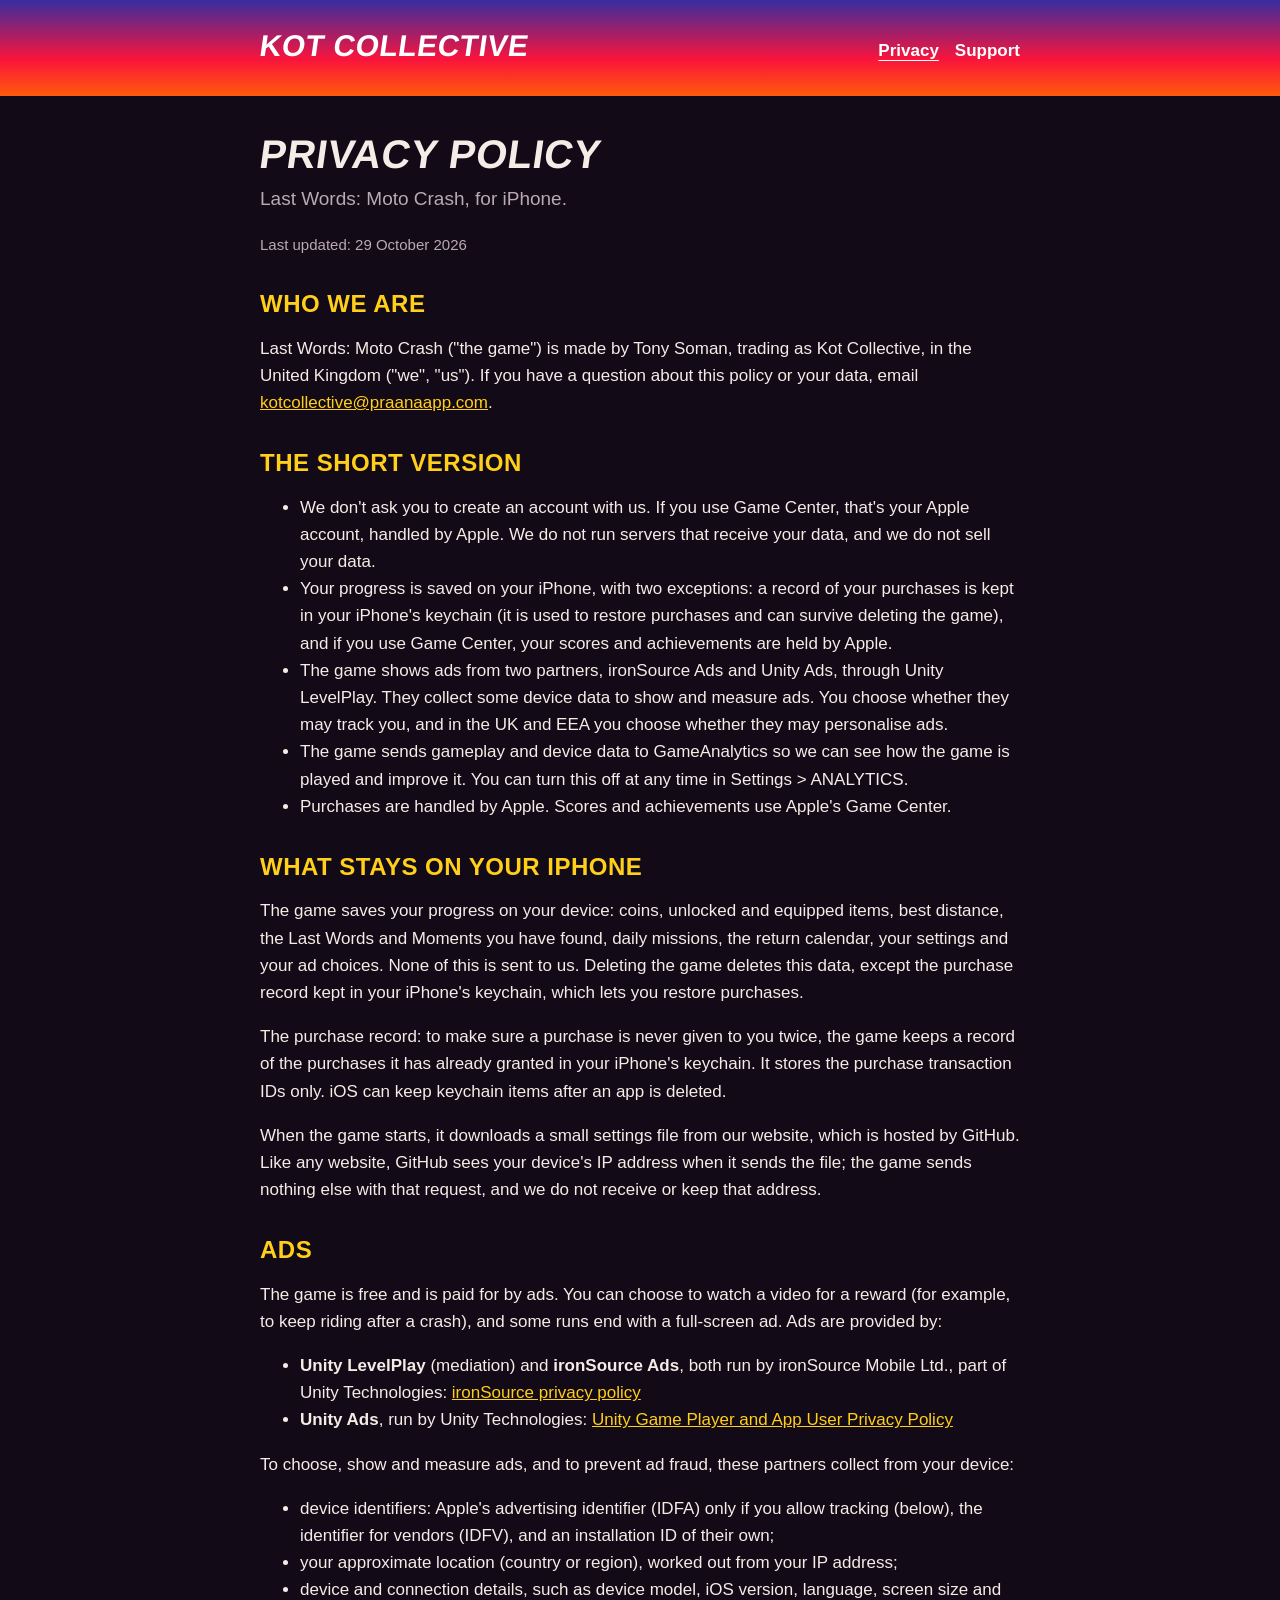
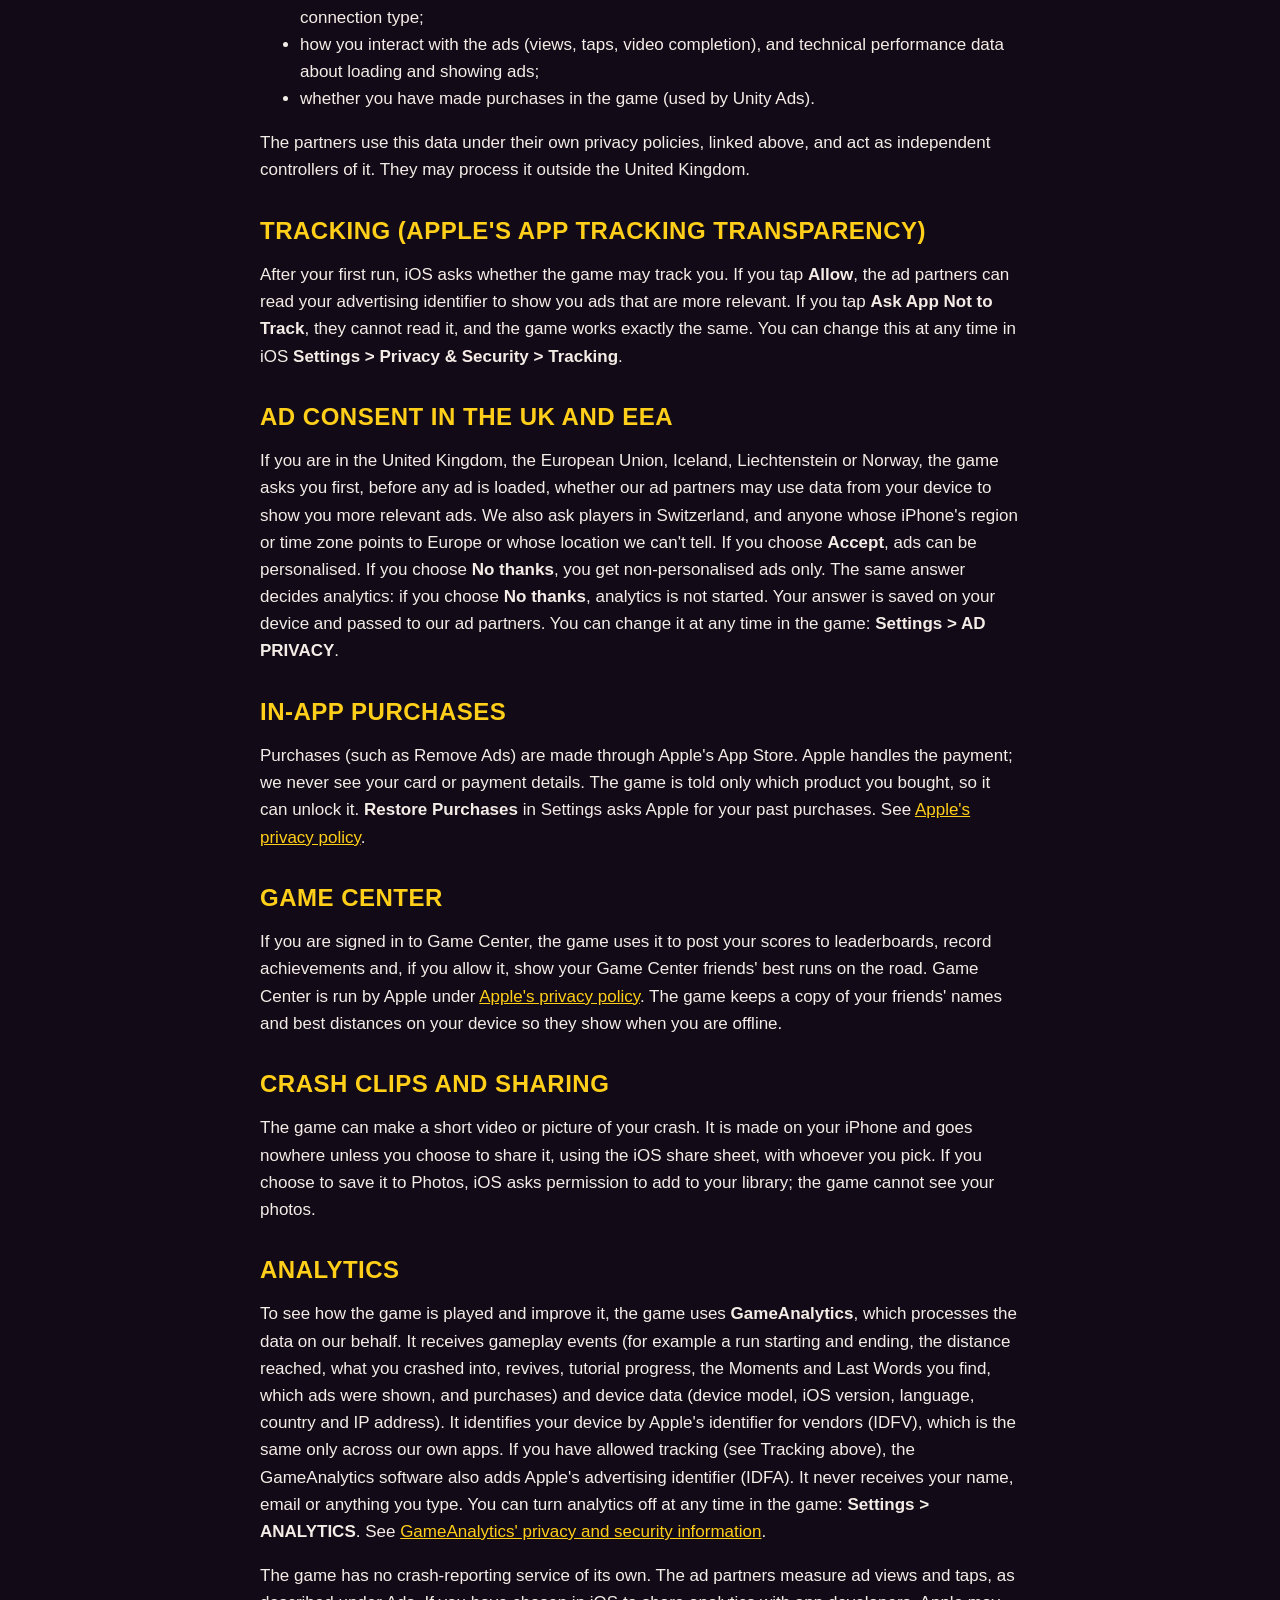
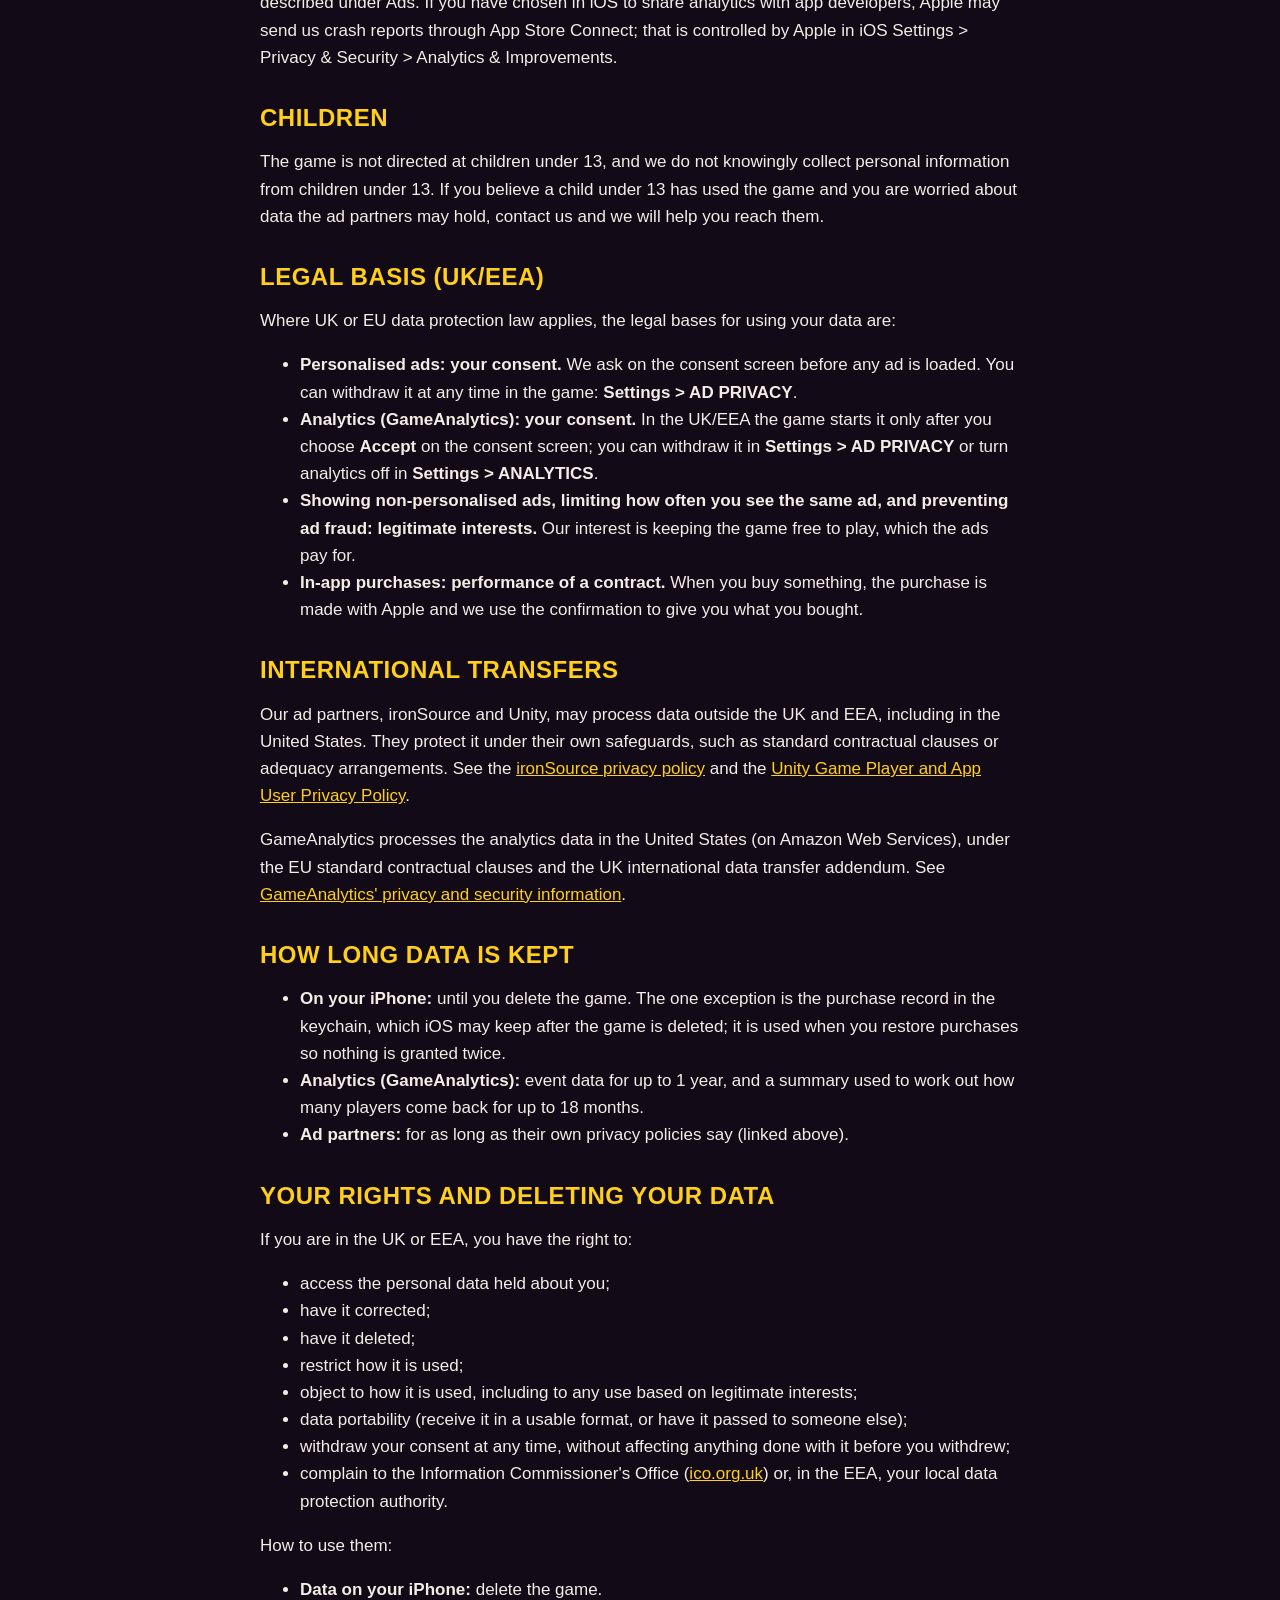
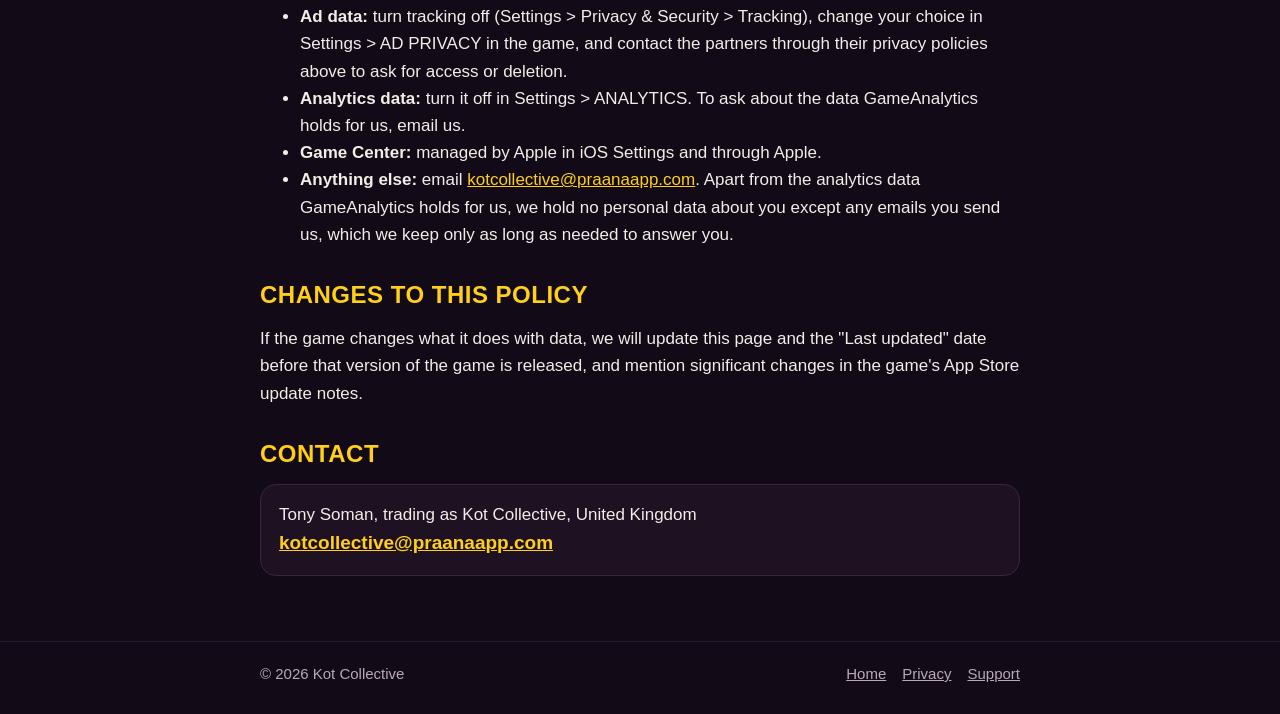
<file: privacy/index.html>
<!doctype html>
<html lang="en-GB">
<head>
<meta charset="utf-8">
<meta name="viewport" content="width=device-width, initial-scale=1">
<title>Privacy Policy - Kot Collective</title>
<meta name="description" content="Privacy policy for Last Words: Moto Crash by Kot Collective.">
<link rel="stylesheet" href="/assets/style.css">
<link rel="icon" type="image/png" href="/assets/last-words-icon.png">
</head>
<body>
<header class="sky">
  <div class="wrap">
    <a class="brand" href="/">Kot Collective</a>
    <nav><a href="/privacy/" aria-current="page">Privacy</a><a href="/support/">Support</a></nav>
  </div>
</header>

<main>
  <div class="wrap">
    <h1>Privacy Policy</h1>
    <p class="lede">Last Words: Moto Crash, for iPhone.</p>
    <p class="updated">Last updated: 29 October 2026</p>

    <h2>Who we are</h2>
    <p>Last Words: Moto Crash ("the game") is made by Tony Soman, trading as Kot Collective, in the United Kingdom ("we", "us"). If you have a question about this policy or your data, email <a href="mailto:kotcollective@praanaapp.com">kotcollective@praanaapp.com</a>.</p>

    <h2>The short version</h2>
    <ul>
      <li>We don't ask you to create an account with us. If you use Game Center, that's your Apple account, handled by Apple. We do not run servers that receive your data, and we do not sell your data.</li>
      <li>Your progress is saved on your iPhone, with two exceptions: a record of your purchases is kept in your iPhone's keychain (it is used to restore purchases and can survive deleting the game), and if you use Game Center, your scores and achievements are held by Apple.</li>
      <li>The game shows ads from two partners, ironSource Ads and Unity Ads, through Unity LevelPlay. They collect some device data to show and measure ads. You choose whether they may track you, and in the UK and EEA you choose whether they may personalise ads.</li>
      <li>The game sends gameplay and device data to GameAnalytics so we can see how the game is played and improve it. You can turn this off at any time in Settings &gt; ANALYTICS.</li>
      <li>Purchases are handled by Apple. Scores and achievements use Apple's Game Center.</li>
    </ul>

    <h2>What stays on your iPhone</h2>
    <p>The game saves your progress on your device: coins, unlocked and equipped items, best distance, the Last Words and Moments you have found, daily missions, the return calendar, your settings and your ad choices. None of this is sent to us. Deleting the game deletes this data, except the purchase record kept in your iPhone's keychain, which lets you restore purchases.</p>
    <p>The purchase record: to make sure a purchase is never given to you twice, the game keeps a record of the purchases it has already granted in your iPhone's keychain. It stores the purchase transaction IDs only. iOS can keep keychain items after an app is deleted.</p>
    <p>When the game starts, it downloads a small settings file from our website, which is hosted by GitHub. Like any website, GitHub sees your device's IP address when it sends the file; the game sends nothing else with that request, and we do not receive or keep that address.</p>

    <h2>Ads</h2>
    <p>The game is free and is paid for by ads. You can choose to watch a video for a reward (for example, to keep riding after a crash), and some runs end with a full-screen ad. Ads are provided by:</p>
    <ul>
      <li><strong>Unity LevelPlay</strong> (mediation) and <strong>ironSource Ads</strong>, both run by ironSource Mobile Ltd., part of Unity Technologies: <a href="https://cdn.iads.unity3d.com/privacy-policy/privacypolicy.html">ironSource privacy policy</a></li>
      <li><strong>Unity Ads</strong>, run by Unity Technologies: <a href="https://unity.com/legal/game-player-and-app-user-privacy-policy">Unity Game Player and App User Privacy Policy</a></li>
    </ul>
    <p>To choose, show and measure ads, and to prevent ad fraud, these partners collect from your device:</p>
    <ul>
      <li>device identifiers: Apple's advertising identifier (IDFA) only if you allow tracking (below), the identifier for vendors (IDFV), and an installation ID of their own;</li>
      <li>your approximate location (country or region), worked out from your IP address;</li>
      <li>device and connection details, such as device model, iOS version, language, screen size and connection type;</li>
      <li>how you interact with the ads (views, taps, video completion), and technical performance data about loading and showing ads;</li>
      <li>whether you have made purchases in the game (used by Unity Ads).</li>
    </ul>
    <p>The partners use this data under their own privacy policies, linked above, and act as independent controllers of it. They may process it outside the United Kingdom.</p>

    <h2>Tracking (Apple's App Tracking Transparency)</h2>
    <p>After your first run, iOS asks whether the game may track you. If you tap <strong>Allow</strong>, the ad partners can read your advertising identifier to show you ads that are more relevant. If you tap <strong>Ask App Not to Track</strong>, they cannot read it, and the game works exactly the same. You can change this at any time in iOS <strong>Settings &gt; Privacy &amp; Security &gt; Tracking</strong>.</p>

    <h2>Ad consent in the UK and EEA</h2>
    <p>If you are in the United Kingdom, the European Union, Iceland, Liechtenstein or Norway, the game asks you first, before any ad is loaded, whether our ad partners may use data from your device to show you more relevant ads. We also ask players in Switzerland, and anyone whose iPhone's region or time zone points to Europe or whose location we can't tell. If you choose <strong>Accept</strong>, ads can be personalised. If you choose <strong>No thanks</strong>, you get non-personalised ads only. The same answer decides analytics: if you choose <strong>No thanks</strong>, analytics is not started. Your answer is saved on your device and passed to our ad partners. You can change it at any time in the game: <strong>Settings &gt; AD PRIVACY</strong>.</p>

    <h2>In-app purchases</h2>
    <p>Purchases (such as Remove Ads) are made through Apple's App Store. Apple handles the payment; we never see your card or payment details. The game is told only which product you bought, so it can unlock it. <strong>Restore Purchases</strong> in Settings asks Apple for your past purchases. See <a href="https://www.apple.com/legal/privacy/">Apple's privacy policy</a>.</p>

    <h2>Game Center</h2>
    <p>If you are signed in to Game Center, the game uses it to post your scores to leaderboards, record achievements and, if you allow it, show your Game Center friends' best runs on the road. Game Center is run by Apple under <a href="https://www.apple.com/legal/privacy/">Apple's privacy policy</a>. The game keeps a copy of your friends' names and best distances on your device so they show when you are offline.</p>

    <h2>Crash clips and sharing</h2>
    <p>The game can make a short video or picture of your crash. It is made on your iPhone and goes nowhere unless you choose to share it, using the iOS share sheet, with whoever you pick. If you choose to save it to Photos, iOS asks permission to add to your library; the game cannot see your photos.</p>

    <h2>Analytics</h2>
    <p>To see how the game is played and improve it, the game uses <strong>GameAnalytics</strong>, which processes the data on our behalf. It receives gameplay events (for example a run starting and ending, the distance reached, what you crashed into, revives, tutorial progress, the Moments and Last Words you find, which ads were shown, and purchases) and device data (device model, iOS version, language, country and IP address). It identifies your device by Apple's identifier for vendors (IDFV), which is the same only across our own apps. If you have allowed tracking (see Tracking above), the GameAnalytics software also adds Apple's advertising identifier (IDFA). It never receives your name, email or anything you type. You can turn analytics off at any time in the game: <strong>Settings &gt; ANALYTICS</strong>. See <a href="https://www.gameanalytics.com/trust">GameAnalytics' privacy and security information</a>.</p>
    <p>The game has no crash-reporting service of its own. The ad partners measure ad views and taps, as described under Ads. If you have chosen in iOS to share analytics with app developers, Apple may send us crash reports through App Store Connect; that is controlled by Apple in iOS Settings &gt; Privacy &amp; Security &gt; Analytics &amp; Improvements.</p>

    <h2>Children</h2>
    <p>The game is not directed at children under 13, and we do not knowingly collect personal information from children under 13. If you believe a child under 13 has used the game and you are worried about data the ad partners may hold, contact us and we will help you reach them.</p>

    <h2>Legal basis (UK/EEA)</h2>
    <p>Where UK or EU data protection law applies, the legal bases for using your data are:</p>
    <ul>
      <li><strong>Personalised ads: your consent.</strong> We ask on the consent screen before any ad is loaded. You can withdraw it at any time in the game: <strong>Settings &gt; AD PRIVACY</strong>.</li>
      <li><strong>Analytics (GameAnalytics): your consent.</strong> In the UK/EEA the game starts it only after you choose <strong>Accept</strong> on the consent screen; you can withdraw it in <strong>Settings &gt; AD PRIVACY</strong> or turn analytics off in <strong>Settings &gt; ANALYTICS</strong>.</li>
      <li><strong>Showing non-personalised ads, limiting how often you see the same ad, and preventing ad fraud: legitimate interests.</strong> Our interest is keeping the game free to play, which the ads pay for.</li>
      <li><strong>In-app purchases: performance of a contract.</strong> When you buy something, the purchase is made with Apple and we use the confirmation to give you what you bought.</li>
    </ul>

    <h2>International transfers</h2>
    <p>Our ad partners, ironSource and Unity, may process data outside the UK and EEA, including in the United States. They protect it under their own safeguards, such as standard contractual clauses or adequacy arrangements. See the <a href="https://cdn.iads.unity3d.com/privacy-policy/privacypolicy.html">ironSource privacy policy</a> and the <a href="https://unity.com/legal/game-player-and-app-user-privacy-policy">Unity Game Player and App User Privacy Policy</a>.</p>
    <p>GameAnalytics processes the analytics data in the United States (on Amazon Web Services), under the EU standard contractual clauses and the UK international data transfer addendum. See <a href="https://www.gameanalytics.com/trust">GameAnalytics' privacy and security information</a>.</p>

    <h2>How long data is kept</h2>
    <ul>
      <li><strong>On your iPhone:</strong> until you delete the game. The one exception is the purchase record in the keychain, which iOS may keep after the game is deleted; it is used when you restore purchases so nothing is granted twice.</li>
      <li><strong>Analytics (GameAnalytics):</strong> event data for up to 1 year, and a summary used to work out how many players come back for up to 18 months.</li>
      <li><strong>Ad partners:</strong> for as long as their own privacy policies say (linked above).</li>
    </ul>

    <h2>Your rights and deleting your data</h2>
    <p>If you are in the UK or EEA, you have the right to:</p>
    <ul>
      <li>access the personal data held about you;</li>
      <li>have it corrected;</li>
      <li>have it deleted;</li>
      <li>restrict how it is used;</li>
      <li>object to how it is used, including to any use based on legitimate interests;</li>
      <li>data portability (receive it in a usable format, or have it passed to someone else);</li>
      <li>withdraw your consent at any time, without affecting anything done with it before you withdrew;</li>
      <li>complain to the Information Commissioner's Office (<a href="https://ico.org.uk/">ico.org.uk</a>) or, in the EEA, your local data protection authority.</li>
    </ul>
    <p>How to use them:</p>
    <ul>
      <li><strong>Data on your iPhone:</strong> delete the game.</li>
      <li><strong>Ad data:</strong> turn tracking off (Settings &gt; Privacy &amp; Security &gt; Tracking), change your choice in Settings &gt; AD PRIVACY in the game, and contact the partners through their privacy policies above to ask for access or deletion.</li>
      <li><strong>Analytics data:</strong> turn it off in Settings &gt; ANALYTICS. To ask about the data GameAnalytics holds for us, email us.</li>
      <li><strong>Game Center:</strong> managed by Apple in iOS Settings and through Apple.</li>
      <li><strong>Anything else:</strong> email <a href="mailto:kotcollective@praanaapp.com">kotcollective@praanaapp.com</a>. Apart from the analytics data GameAnalytics holds for us, we hold no personal data about you except any emails you send us, which we keep only as long as needed to answer you.</li>
    </ul>

    <h2>Changes to this policy</h2>
    <p>If the game changes what it does with data, we will update this page and the "Last updated" date before that version of the game is released, and mention significant changes in the game's App Store update notes.</p>

    <h2>Contact</h2>
    <p class="contact">Tony Soman, trading as Kot Collective, United Kingdom<br><a href="mailto:kotcollective@praanaapp.com">kotcollective@praanaapp.com</a></p>
  </div>
</main>

<footer>
  <div class="wrap">
    <span>&copy; 2026 Kot Collective</span>
    <span><a href="/">Home</a><a href="/privacy/">Privacy</a><a href="/support/">Support</a></span>
  </div>
</footer>
</body>
</html>
</file>
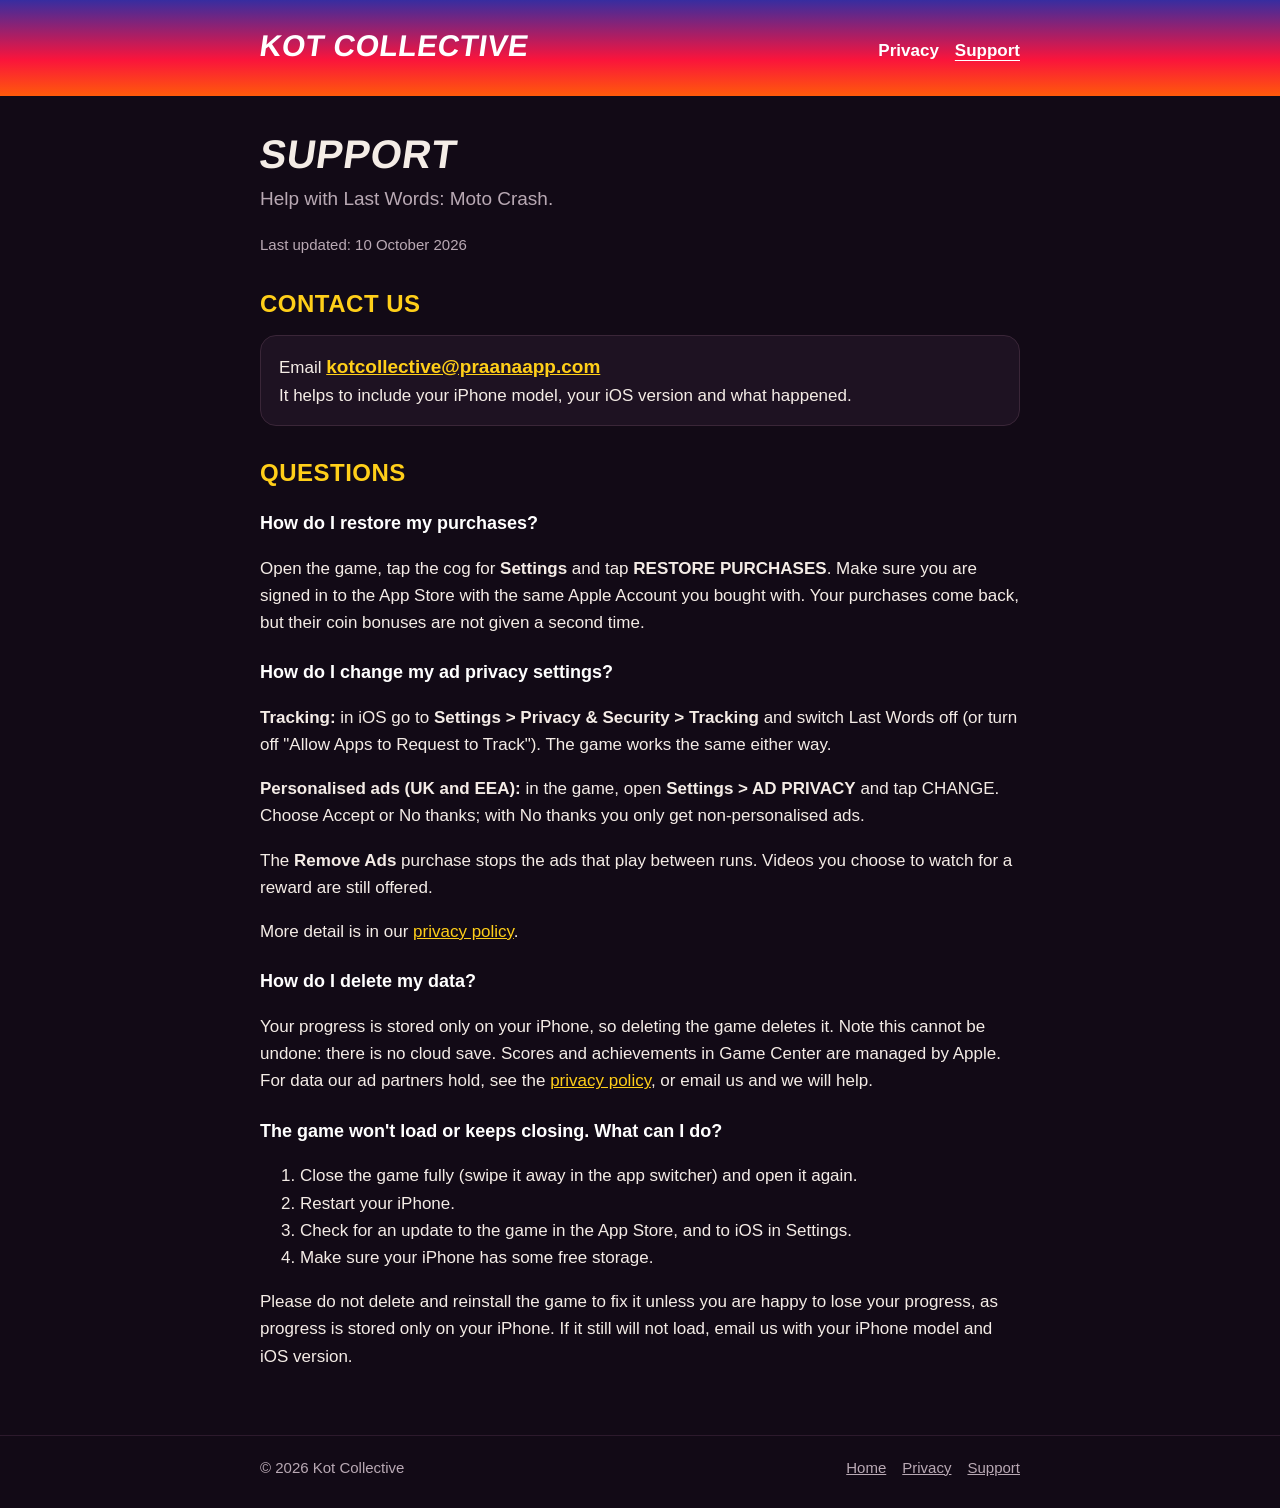
<file: support/index.html>
<!doctype html>
<html lang="en-GB">
<head>
<meta charset="utf-8">
<meta name="viewport" content="width=device-width, initial-scale=1">
<title>Support - Kot Collective</title>
<meta name="description" content="Help with Last Words: Moto Crash by Kot Collective.">
<link rel="stylesheet" href="/assets/style.css">
<link rel="icon" type="image/png" href="/assets/last-words-icon.png">
</head>
<body>
<header class="sky">
  <div class="wrap">
    <a class="brand" href="/">Kot Collective</a>
    <nav><a href="/privacy/">Privacy</a><a href="/support/" aria-current="page">Support</a></nav>
  </div>
</header>

<main>
  <div class="wrap">
    <h1>Support</h1>
    <p class="lede">Help with Last Words: Moto Crash.</p>
    <p class="updated">Last updated: 10 October 2026</p>

    <h2>Contact us</h2>
    <p class="contact">Email <a href="mailto:kotcollective@praanaapp.com">kotcollective@praanaapp.com</a><br>
    It helps to include your iPhone model, your iOS version and what happened.</p>

    <section class="faq">
      <h2>Questions</h2>

      <h3>How do I restore my purchases?</h3>
      <p>Open the game, tap the cog for <strong>Settings</strong> and tap <strong>RESTORE PURCHASES</strong>. Make sure you are signed in to the App Store with the same Apple Account you bought with. Your purchases come back, but their coin bonuses are not given a second time.</p>

      <h3>How do I change my ad privacy settings?</h3>
      <p><strong>Tracking:</strong> in iOS go to <strong>Settings &gt; Privacy &amp; Security &gt; Tracking</strong> and switch Last Words off (or turn off "Allow Apps to Request to Track"). The game works the same either way.</p>
      <p><strong>Personalised ads (UK and EEA):</strong> in the game, open <strong>Settings &gt; AD PRIVACY</strong> and tap CHANGE. Choose Accept or No thanks; with No thanks you only get non-personalised ads.</p>
      <p>The <strong>Remove Ads</strong> purchase stops the ads that play between runs. Videos you choose to watch for a reward are still offered.</p>
      <p>More detail is in our <a href="/privacy/">privacy policy</a>.</p>

      <h3>How do I delete my data?</h3>
      <p>Your progress is stored only on your iPhone, so deleting the game deletes it. Note this cannot be undone: there is no cloud save. Scores and achievements in Game Center are managed by Apple. For data our ad partners hold, see the <a href="/privacy/">privacy policy</a>, or email us and we will help.</p>

      <h3>The game won't load or keeps closing. What can I do?</h3>
      <ol>
        <li>Close the game fully (swipe it away in the app switcher) and open it again.</li>
        <li>Restart your iPhone.</li>
        <li>Check for an update to the game in the App Store, and to iOS in Settings.</li>
        <li>Make sure your iPhone has some free storage.</li>
      </ol>
      <p>Please do not delete and reinstall the game to fix it unless you are happy to lose your progress, as progress is stored only on your iPhone. If it still will not load, email us with your iPhone model and iOS version.</p>
    </section>
  </div>
</main>

<footer>
  <div class="wrap">
    <span>&copy; 2026 Kot Collective</span>
    <span><a href="/">Home</a><a href="/privacy/">Privacy</a><a href="/support/">Support</a></span>
  </div>
</footer>
</body>
</html>
</file>
<file: assets/style.css>
/* Kot Collective - plain CSS, no frameworks, no web fonts (nothing is loaded from anyone else's server). */
:root {
  --bg: #120a16;
  --panel: #1e1222;
  --ink: #f4ece6;
  --muted: #b9a9b4;
  --orange: #ff5a0a;
  --magenta: #fa143c;
  --purple: #372da0;
  --yellow: #ffcf19;
  --display: "Avenir Next Condensed", "Impact", "Haettenschweiler", "Arial Narrow", "Roboto Condensed", sans-serif;
  --body: -apple-system, BlinkMacSystemFont, "Segoe UI", Roboto, "Helvetica Neue", Arial, sans-serif;
}
* { box-sizing: border-box; }
html { -webkit-text-size-adjust: 100%; }
body {
  margin: 0; background: var(--bg); color: var(--ink);
  font: 17px/1.6 var(--body);
  min-height: 100vh; display: flex; flex-direction: column;
}
a { color: var(--yellow); }
a:hover { color: #fff; }

/* the sunset band across the top - the game's own sky colours */
.sky {
  background: linear-gradient(180deg, var(--purple) 0%, var(--magenta) 62%, var(--orange) 100%);
  padding: 22px 20px 26px;
}
.sky .wrap { display: flex; align-items: baseline; justify-content: space-between; gap: 16px; flex-wrap: wrap; }
.brand {
  font-family: var(--display); font-weight: 800; font-stretch: condensed; text-transform: uppercase;
  font-size: 30px; letter-spacing: 0.5px; color: #fff; text-decoration: none;
  display: inline-block; transform: skewX(-8deg);
}
.brand:hover { color: #fff; }
.sky nav a { color: #fff; text-decoration: none; font-weight: 600; margin-left: 16px; }
.sky nav a:first-child { margin-left: 0; }
.sky nav a:hover, .sky nav a[aria-current="page"] { text-decoration: underline; text-underline-offset: 4px; }

.wrap { max-width: 760px; margin: 0 auto; }
main { flex: 1; padding: 36px 16px 48px; }

h1, h2 {
  font-family: var(--display); font-weight: 800; font-stretch: condensed; text-transform: uppercase;
  letter-spacing: 0.5px; line-height: 1.1;
}
h1 { font-size: 40px; margin: 0 0 8px; transform: skewX(-8deg); transform-origin: left; }
h2 { font-size: 24px; margin: 34px 0 8px; color: var(--yellow); }
h3 { font-size: 18px; margin: 22px 0 4px; }
p, li { color: var(--ink); }
.lede { color: var(--muted); font-size: 19px; margin-top: 0; }
.updated { color: var(--muted); font-size: 15px; }

/* the draft banner: stays until Tony approves the policy */
.draft {
  background: var(--yellow); color: #140c10; font-weight: 700; text-align: center;
  padding: 12px 16px; border-bottom: 3px solid #140c10; font-size: 16px;
}

/* the game card on the home page */
.card {
  display: flex; gap: 20px; align-items: center;
  background: var(--panel); border: 1px solid #3a2638; border-radius: 22px; padding: 20px;
  box-shadow: 0 10px 30px rgba(0, 0, 0, 0.35);
}
.card img.icon { width: 112px; height: 112px; border-radius: 24px; flex: none; }
.card h2 { margin: 0 0 6px; color: #fff; font-size: 30px; transform: skewX(-8deg); transform-origin: left; }
.card p { margin: 0 0 12px; color: var(--muted); }
.badge img { height: 48px; width: auto; display: block; }
.soon { display: inline-block; font-weight: 700; color: var(--yellow); }

.faq h3 { color: #fff; }
.contact {
  background: var(--panel); border-radius: 16px; padding: 16px 18px; border: 1px solid #3a2638;
}
.contact a { font-weight: 700; font-size: 19px; word-break: break-all; }

footer { border-top: 1px solid #2c1a2c; padding: 20px 16px 28px; color: var(--muted); font-size: 15px; }
footer .wrap { display: flex; justify-content: space-between; gap: 12px; flex-wrap: wrap; }
footer a { color: var(--muted); margin-left: 16px; }
footer a:first-child { margin-left: 0; }
footer a:hover { color: #fff; }

@media (max-width: 520px) {
  body { font-size: 16px; }
  .brand { font-size: 26px; }
  h1 { font-size: 32px; }
  .card { flex-direction: column; align-items: flex-start; }
  .card img.icon { width: 96px; height: 96px; border-radius: 21px; }
  .card h2 { font-size: 26px; }
}
</file>
